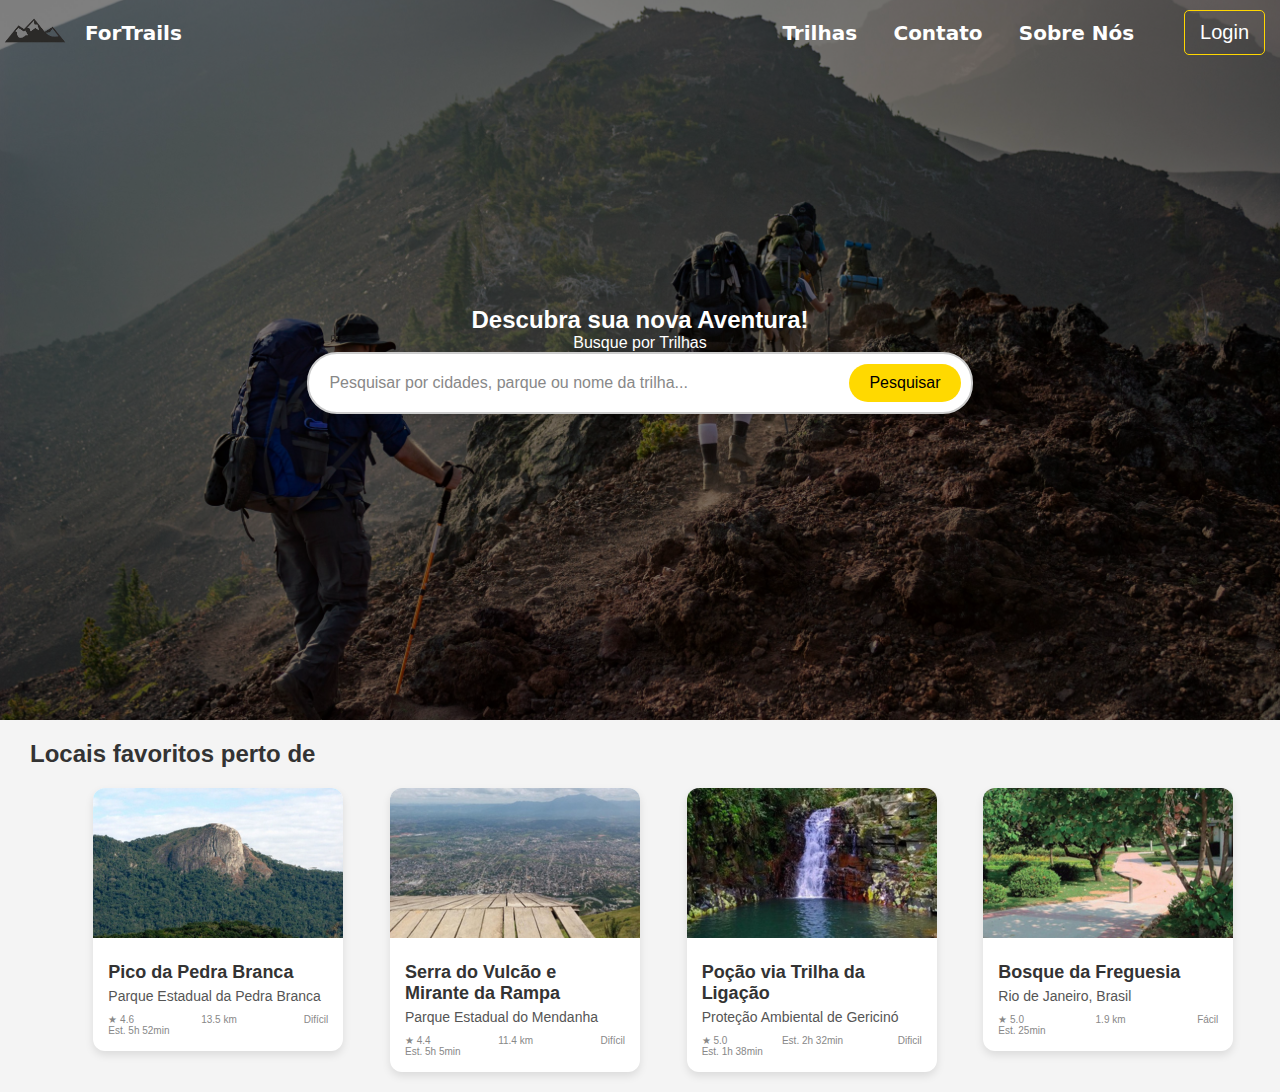
<file: index.html>
<!DOCTYPE html>
<html lang="pt-BR">
<head>
    <meta charset="UTF-8">
    <meta name="viewport" content="width=device-width, initial-scale=1.0">
    <title>SobreTrilhas</title>
    <link rel="stylesheet" href="style.css">
    
</head>
<body>
    <header class="header">
        
        <nav class="navbar">
            <button  class="btm_icon_header">
                <svg xmlns="http://www.w3.org/2000/svg" width="20" height="20" fill="currentColor" class="bi bi-list" viewBox="0 0 16 16">
                    <path fill-rule="evenodd" d="M2.5 12a.5.5 0 0 1 .5-.5h10a.5.5 0 0 1 0 1H3a.5.5 0 0 1-.5-.5m0-4a.5.5 0 0 1 .5-.5h10a.5.5 0 0 1 0 1H3a.5.5 0 0 1-.5-.5m0-4a.5.5 0 0 1 .5-.5h10a.5.5 0 0 1 0 1H3a.5.5 0 0 1-.5-.5"/>
                  </svg>
            </button>
            <div class="logo">
                
                <img src="img/logo_trail.png" alt="ForTrails" id="logo" style="max-width: 100px; max-width: 70px;">
                
            </div>
            <ul>
                <li><a href="#">ForTrails</a></li>
            </ul>
            <div class="navegation_header">
                <button class="btm_icon_header">
                    <svg xmlns="http://www.w3.org/2000/svg" width="20" height="20" fill="currentColor" class="bi bi-x" viewBox="0 0 16 16">
                        <path d="M4.646 4.646a.5.5 0 0 1 .708 0L8 7.293l2.646-2.647a.5.5 0 0 1 .708.708L8.707 8l2.647 2.646a.5.5 0 0 1-.708.708L8 8.707l-2.646 2.647a.5.5 0 0 1-.708-.708L7.293 8 4.646 5.354a.5.5 0 0 1 0-.708"/>
                      </svg>
                </button>
            <li><a href="trilhas.html">Trilhas</a></li>
                <li><a href="#">Contato</a></li>
                <li><a href="sobrenos.html">Sobre Nós</a></li>
            </div>
           <a href="login.html"> <button class="navbar-button">Login</button> </a><!-- Botão adicionado -->
        </nav>
        <div class="header-content">
            <h1>Descubra sua nova Aventura!</h1>
            <a>Busque por Trilhas</a>
            <form class="search-form">
                <input type="text" placeholder="Pesquisar por cidades, parque ou nome da trilha..." />
                <button class="search-container" type="submit">Pesquisar</button>
            </form>
        </div>
    </header>
    <main>
        
    </main>

    <h2>Locais favoritos perto de</h2>

<div class="trails-container">

    <!-- Primeira trilha -->
    <a class="trail_style" href="#">
    <div class="trail-card-container">

         <div class="trail-card">
            <div class="trail-image">
                <img src="img/pedrabranca.png" alt="Pico da Pedra Branca">
            </div>
            
            <div  class="trail-info">
               <div class="trail-title">Pico da Pedra Branca</div>
                <div class="trail-location">Parque Estadual da Pedra Branca</div>
                <div class="trail-details">
                    <span class="rating">★ 4.6</span>
                    <span class="distance">13.5 km</span>
                    <span class="difficulty">Difícil</span>
                </div>
                <div class="estimate">Est. 5h 52min</div></a>
            </div>
        </div>
    </div>

    <!-- Segunda trilha -->
    <a class="trail_style" href="#"><div class="trail-card-container">
        <div class="trail-card">
            <div class="trail-image">
                <img src="img/rampa.png" alt="Serra do Vulcão">
            </div>
          
            
            <div class="trail-info">
                <div class="trail-title">Serra do Vulcão e Mirante da Rampa</div>
                <div class="trail-location">Parque Estadual do Mendanha</div>
                <div class="trail-details">
                    <span class="rating">★ 4.4</span>
                    <span class="distance">11.4 km</span>
                    <span class="difficulty">Difícil</span>
                </div>
                <div class="estimate">Est. 5h 5min</div>
            </div>
        </div>
    </div>
</a>
    <!-- Terceira trilha -->
    <a class="trail_style" href="#">

    <div class="trail-card-container">
        <div class="trail-card">
            <div class="trail-image">
                <img src="img/pocao.png" alt="Poção via Trilha da Ligação">
            </div>
          
            <div class="trail-info">
                <div class="trail-title">Poção via Trilha da Ligação</div>
                <div class="trail-location">Proteção Ambiental de Gericinó</div>
                <div class="trail-details">
                    <span class="rating">★ 5.0</span>
                    <span class="distance">Est. 2h 32min</span>
                    <span class="difficulty">Dificil</span>
                </div>
                <div class="estimate">Est. 1h 38min</div>
            </div>
        </div>
    </div>
    </a>
    <!-- Quarta trilha -->
    <a class="trail_style" href="#">
    <div class="trail-card-container">
        <div class="trail-card">
            <div class="trail-image">
                <img src="img/freguesia.png" alt="Bosque da Freguesia">
            </div>
           
            
            <div class="trail-info">
                <div class="trail-title">Bosque da Freguesia</div>
                <div class="trail-location">Rio de Janeiro, Brasil</div>
                <div class="trail-details">
                    <span class="rating">★ 5.0</span>
                    <span class="distance">1.9 km</span>
                    <span class="difficulty">Fácil</span>
                </div>
                <div class="estimate">Est. 25min</div>
            </div>
        </div>
    </div>
    </a>
</div>

</body>



</html>
</file>
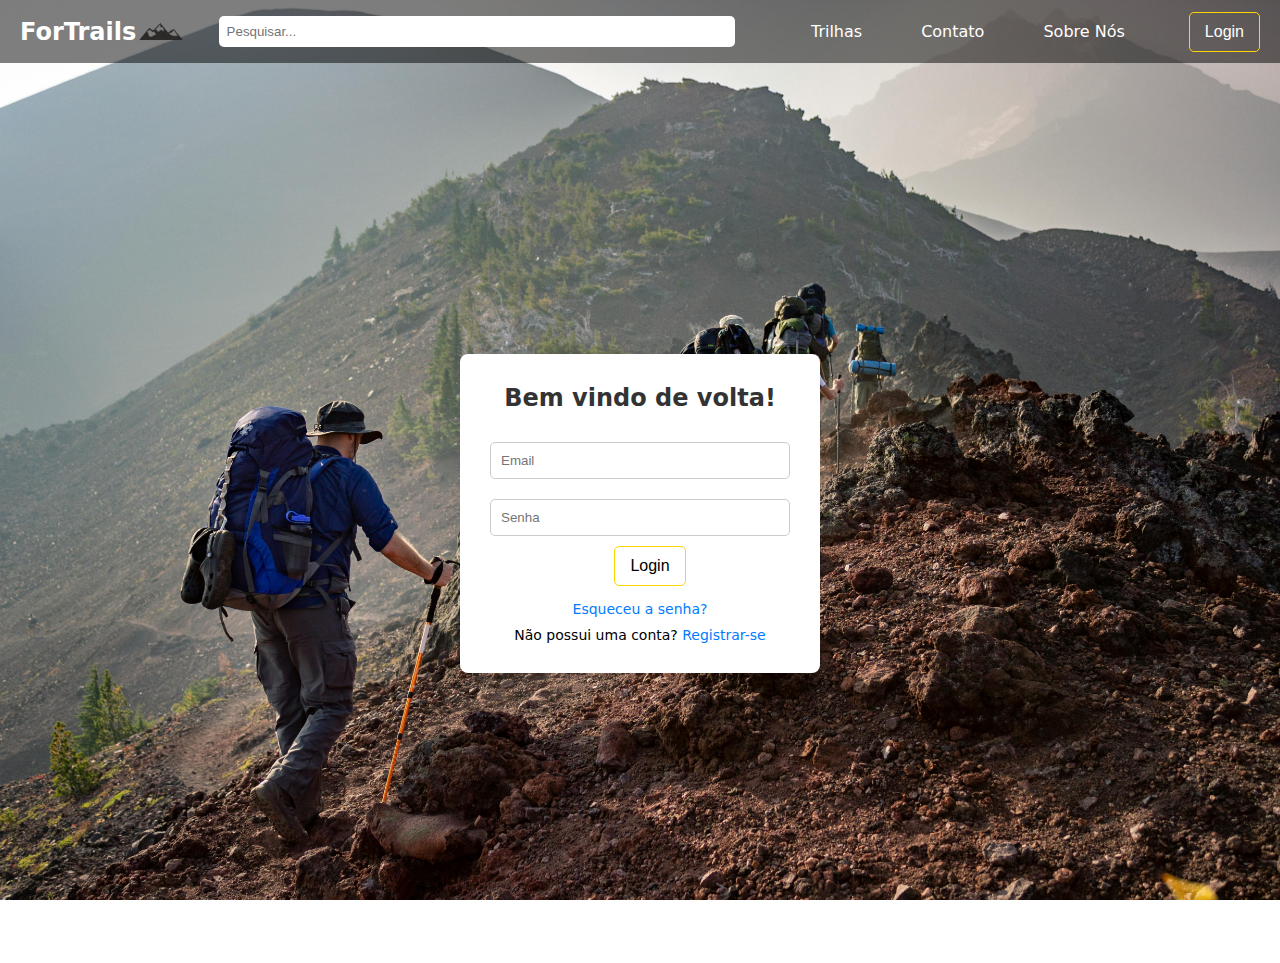
<file: login.html>
<!DOCTYPE html>
<html lang="en">
<head>
    <meta charset="UTF-8">
    <meta name="viewport" content="width=device-width, initial-scale=1.0">
    <title>Página de login</title>
    <link rel="stylesheet" href="login.css">
</head>
<body>

  <header> 

    <button class="btn_icon">
        <svg xmlns="http://www.w3.org/2000/svg" width="20" height="20" fill="currentColor" class="bi bi-list" viewBox="0 0 16 16">
            <path fill-rule="evenodd" d="M2.5 12a.5.5 0 0 1 .5-.5h10a.5.5 0 0 1 0 1H3a.5.5 0 0 1-.5-.5m0-4a.5.5 0 0 1 .5-.5h10a.5.5 0 0 1 0 1H3a.5.5 0 0 1-.5-.5m0-4a.5.5 0 0 1 .5-.5h10a.5.5 0 0 1 0 1H3a.5.5 0 0 1-.5-.5"/>
          </svg>
    </button>

    <a class="home" href="index.html">
        <div class="logo">ForTrails</div>
    </a>
    <img src="img/logo_trail.png" alt="ForTrails" id="logo-trails" style="max-width: 100px; max-width: 50px;">

    <button class="btn_icon">
        <svg xmlns="http://www.w3.org/2000/svg" width="20" height="20" fill="currentColor" class="bi bi-x" viewBox="0 0 16 16">
            <path d="M4.646 4.646a.5.5 0 0 1 .708 0L8 7.293l2.646-2.647a.5.5 0 0 1 .708.708L8.707 8l2.647 2.646a.5.5 0 0 1-.708.708L8 8.707l-2.646 2.647a.5.5 0 0 1-.708-.708L7.293 8 4.646 5.354a.5.5 0 0 1 0-.708"/>
          </svg>
    </button>

    <div class="search-container">
        <input type="text" placeholder="Pesquisar...">
    </div>
  
        <button class="btn_icon">
            
        </button>
        <ul id="menu">
            
            <li><a href="trilhas.html">Trilhas</a></li>
            <li><a href="#">Contato</a></li>
            <li><a href="sobrenos.html">Sobre Nós</a></li>
        </ul>
    <button>Login</button>

  </header>
        <div class="login-container">
            <form class="login-form">
                <h2>Bem vindo de volta!</h2>
                <input type="email" placeholder="Email" required>
                <input type="password" placeholder="Senha" required>
                <button class="login-button" type="submit">Login</button>
                <div class="login-options">
                    <a href="#">Esqueceu a senha?</a>
                    <p>Não possui uma conta? <a href="#">Registrar-se</a></p>
                </div>

                
            </form>
        </div>
   
    
</body>




</html>
</file>
<file: style.css>
@import url('https://fonts.googleapis.com/css2?family=Oswald:wght@200..700&display=swap');
*{
    padding: 0; 
    margin: 0;
}
body {
    margin: 0;
    font-family: Arial, sans-serif;
}

.header {
    background-image: url('/img/trilha.jpg'); /* Substitua pelo caminho da sua imagem */
    background-size: cover;
    background-position: center;
    height: 80vh; /* Altura do header */
    display: flex;
    align-items: center;
    justify-content: center;
    color: white;
    text-align: center;
    position: relative;
    padding: 0 10%;
   
}

.header::before {
    content: "";
    position: absolute;
    top: 0;
    left: 0;
    right: 0;
    bottom: 0;
    background: rgba(0, 0, 0, 0.5); /* Camada escura para melhorar a legibilidade do texto */
    z-index: 1;
}

.header-content {
    position: relative;
    z-index: 2; /* Para garantir que o texto fique acima da camada escura */
}

h1 {
    font-size: 1.5em;
    margin: 0;
}

p {
    font-size: 1.5em;
}

/* Navbar */
.navbar {
    position: absolute;
    top: 0;
    left: 0;
    right: 0;
    background: rgba(255, 255, 255, 0); /* Transparente */
    padding: 0px 0px;
    display: flex;
    align-items: center;
    z-index: 3; /* Acima do header */
    font-family: system-ui, -apple-system, BlinkMacSystemFont, 'Segoe UI', Roboto, Oxygen, Ubuntu, Cantarell, 'Open Sans', 'Helvetica Neue', sans-serif;
    font-weight: 400px;
    font-size: 20px;
}

.logo a {
    height: 50px; /* Ajuste a altura conforme necessário */
    margin-right: 20px; /* Espaço entre a logo e os links */
}

.logo {
        padding: 0px 0px;
        display: inline;
    
}

.btm_icon_header {
    display: none;
    background-color: transparent;
    border: none;
    color: white;
    cursor: pointer;
}

.navbar ul {
    list-style: none;
    padding: 0;
    margin: 0;
    display: flex;
    justify-content:space-;
    flex-grow: 1; /* Para ocupar o espaço restante */
}

.navbar li {
    display: inline;
}

.navbar a {
    text-decoration: none;
    color: white; /* Cor do texto */
    font-weight: bold;
    padding: 10px 15px;
}

.navbar a:hover {
    color: #FFD700; /* Cor ao passar o mouse */
    transition: 0.3s;
}

/* Botão na Navbar */
.navbar-button {
    padding: 10px 15px;
    font-size: 1em;
    border: none;
    border-radius: 5px;
    background-color: #ffd90000; /* Cor do botão */
    border:  1px #FFD700 solid;
    color: rgb(255, 255, 255);
    cursor: pointer;
    margin-left: 20px; /* Espaço entre os links e o botão */
}

.navbar-button:hover {
    background-color: #FFD700;
    transition: 0.3s;
    color: #000000;
}

/* Formulário de Pesquisa */

.search-form {
    display: flex;
    align-items: center;
    border: 2px solid #ccc;
    border-radius: 30px;
    padding: 10px;
    background-color: white;
    box-shadow: 0px 4px 6px rgba(0, 0, 0, 0.1);
}

.search-form input[type="text"] {
    border: none;
    outline: none;
    padding: 10px;
    border-radius: 30px;
    font-size: 16px;
    flex-grow: 1;
    width: 500px;
    color: #555;
}

.search-form input[type="text"]::placeholder {
    color: #888;
}

.search-form button {
    background-color: #ffd900;
    color: #000000;border: none;
    padding: 10px 20px;
    border-radius: 30px;
    cursor: pointer;
    font-size: 16px;
    margin-left: 10px;
}

.search-form button:hover {
    background-color: #debd00;
    transition:  0.3s;
}




/* trilhas mais acessadas */

body {
    font-family: Arial, sans-serif;
    background-color: #f4f4f4;
    margin: 0;
    padding: 0;
}


h2 {
    text-align: left;
    margin-left: 30px;
    color: #333;
    font-size: 24px;
    padding-top: 20px;
}

.trails-container {
    display: flex;
    justify-content: space-evenly;
    flex-wrap: wrap;
    padding: 20px;
    gap: 20px;
}

.trail-card {
    background-color: #fff;
    border-radius: 12px;
    width: 250px;
    box-shadow: 0 4px 8px rgba(0, 0, 0, 0.1);
    text-align: left;
    padding: 0;
    transition: transform 0.3s ease;
}

.trail-card:hover {
    transform: scale(1.05);
}

.trail-image img {
    width: 100%;
    height: 150px;
    object-fit: cover;
    border-radius: 12px 12px 0 0;
}

.trail-info {
    padding: 15px;
}

.trail-title {
    font-size: 18px;
    font-weight: bold;
    margin: 5px 0;
    color: #333;
}

.trail-location {
    color: #555;
    font-size: 14px;
}

.trail-details {
    display: flex;
    justify-content: space-between;
    align-items: center;
    margin-top: 10px;
}

.rating, .distance, .difficulty, .estimate {
    color: #888;
    font-size: 10px;
}

.bookmark-icon {
    background-color: #fff;
    border-radius: 50%;
    padding: 5px;
    position: absolute;
    top: 15px;
    right: 15px;
    cursor: pointer;
    box-shadow: 0px 2px 4px rgba(0, 0, 0, 0.2);
}

.bookmark-icon img {
    width: 20px;
    height: 20px;
}

.trail-card-container {
    position: relative;
}

.trail_style {

border: none;
text-decoration: none;


}

@media (max-width: 768px) {
    .search-container input {
        width: 80%;
    }

 }
</file>
<file: login.css>
/* Reset some default styles */
*{
    margin: 0;
    padding: 0;
}

body, html {
    margin: 0;
    padding: 0;
    overflow: hidden;
    font-family: system-ui, -apple-system, BlinkMacSystemFont, 'Segoe UI', Roboto, Oxygen, Ubuntu, Cantarell, 'Open Sans', 'Helvetica Neue', sans-serif;
}

body {
    background-image: url(img/trilha.jpg);
    background-repeat: no-repeat;
    background-size: cover;
    background-position: center center;
    height: 100vh;
    box-sizing: border-box;
}

.login-container {
    display: flex;
    justify-content: center;
    align-items: center;
    height: 100vh;
}

.login-form {
    background-color: #ffffff;
    padding: 30px;
    border-radius: 8px;
    box-shadow: 0 0 15px rgba(0, 0, 0, 0.1);
    text-align: center;
    width: 300px;
}

h2 {
    margin-bottom: 20px;
    color: #333;
}

input[type="email"],
input[type="password"] {
    width: 100%;
    padding: 10px;
    margin: 10px 0;
    border: 1px solid #ccc;
    border-radius: 5px;
    box-sizing: border-box;
}

.login-button {
    padding: 10px 15px;
    font-size: 1em;
    border: none;
    border-radius: 5px;
    background-color: #ffd90000; /* Cor do botão */
    border: 1px #FFD700 solid;
    color: rgb(0, 0, 0);
    cursor: pointer;
    margin-left: 20px; /* Espaço entre os links e o botão */
    transition: 0.3s;
}

button:hover {
    background-color: #FFD700;
}

.login-options {
    margin-top: 15px;
    font-size: 14px;
}

.login-options a {
    color: #007BFF;
    text-decoration: none;
}

.login-options a:hover {
    text-decoration: underline;
}

.login-options p {
    margin-top: 10px;
}

/* Estilo do header */
header {
    display: flex;
    align-items: center;
    justify-content: space-between;
    padding: 10px 20px;
    background-color: rgba(0, 0, 0, 0.5);
}

.logo {
    font-size: 24px;
    font-weight: bold;
    color: #fff;
}

.search-container {
    flex: 5;
    text-align: center;
}

.search-container input {
    padding: 8px;
    width: 500px;
    border: none;
    border-radius: 5px;
}

button {
    padding: 10px 15px;
    font-size: 1em;
    border: none;
    border-radius: 5px;
    background-color: #ffd90000;
    border: 1px #FFD700 solid;
    color: rgb(255, 255, 255);
    cursor: pointer;
    margin-left: 20px;
}

.login-button:hover {
    background-color: #FFD700;
}

#menu {
    list-style: none;
    padding: 0;
    margin: 0;
    display: flex;
    justify-content: space-evenly;
    flex-grow: 1;
}

#menu li {
    display: inline-block;
    padding: 10px 15px;
}

a {
    text-decoration: none;
    color: rgb(255, 255, 255);
    font-family: system-ui, -apple-system, BlinkMacSystemFont, 'Segoe UI', Roboto, Oxygen, Ubuntu, Cantarell, 'Open Sans', 'Helvetica Neue', sans-serif;
    transition: 0.3s;
}

a:hover {
    color: #FFD700;
}



footer {
    background-color: #d4cb50;
    width: 100%;
    padding: 20px;
    display: flex; 
    align-items: center; 
    justify-content: center; 
    height: 20vh;
}

.logo-trails {
    height: 100px;
}

/* Responsividade */
@media (max-width: 768px) {
    .search-container input {
        width: 80%;
    }

    #menu {
        display: none;
        flex-direction: column;
        background-color: rgba(0, 0, 0, 0.8);
        position: absolute;
        top: 60px;
        right: 0;
        width: 200px;
        border-radius: 0 0 8px 8px;
    }

    #menu li {
        display: block;
        text-align: left;
        padding: 10px;
    }

    #menu.responsive {
        display: flex;
    }

    .menu-toggle {
        display: block;
        cursor: pointer;
        color: #fff;
        font-size: 24px;
        padding: 10px;
    }

    header {
        position: relative;
    }

    .logo {
        flex: 1;
    }

    .search-container, .login-button {
        display: none;
    }
}

@media(max-width: 1200px) {
    section {
        width: 1000px;
    }
    .btn_icon {
        display: block;
    }
    .menu {
        position: absolute;
        flex-direction: column;

    }

}

.btn_icon {

    display: none;
    border: none;
    background-color: transparent;
    color: white;
    cursor: pointer;



}
</file>
